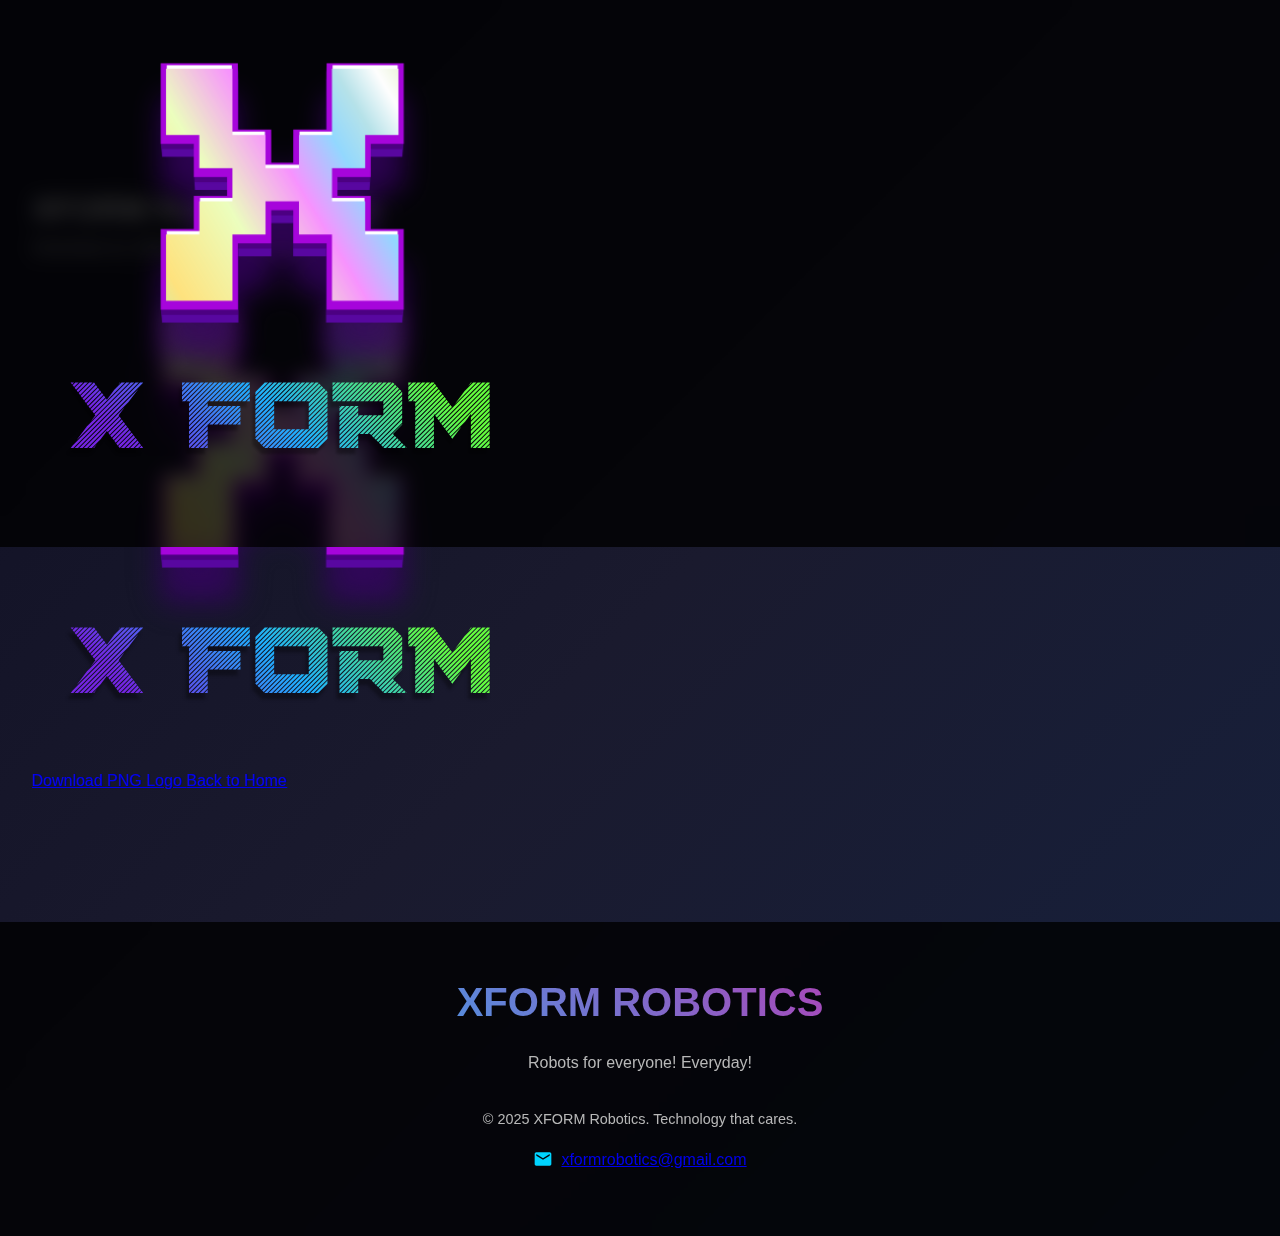
<file: logo/index.html>
<!DOCTYPE html>
<html lang="en">
<head>
  <meta charset="UTF-8">
  <title>XFORM Robotics Logo - Download</title>
  <meta name="viewport" content="width=device-width, initial-scale=1.0">
  <meta name="description" content="Download the official XFORM Robotics logo in PNG format.">
  <link rel="icon" type="image/x-icon" href="../favicon.ico">
  <link rel="icon" type="image/png" sizes="32x32" href="../favicon-32x32.png">
  <link rel="icon" type="image/png" sizes="16x16" href="../favicon-16x16.png">
  <link rel="stylesheet" href="../styles.css?v=13">
  
  <!-- Google tag (gtag.js) -->
  <script async src="https://www.googletagmanager.com/gtag/js?id=G-JSZGXM4QHM"></script>
  <script>
    window.dataLayer = window.dataLayer || [];
    function gtag(){dataLayer.push(arguments);}
    gtag('js', new Date());
    gtag('config', 'G-JSZGXM4QHM');
  </script>
</head>
<body>
  <!-- Header -->
  <header class="header">
    <div class="container">
      <div class="header-content">
        <a href="../index.html" class="logo" onclick="gtag('event', 'click', {'event_category': 'navigation', 'event_label': 'logo_home'});">
          <img src="../images/xform_logo.png" alt="XFORM ROBOTICS" class="logo-image">
        </a>
      </div>
    </div>
  </header>

  <!-- Logo Download Section -->
  <section class="logo-download-page" style="margin-top: 120px; padding: 4rem 0; min-height: 70vh;">
    <div class="container">
      <div class="logo-download-content">
        <h1>XFORM Robotics Logo</h1>
        <p class="logo-description">Download our official logo in PNG format</p>
        
        <div class="logo-preview">
          <img src="../images/xform_logo.png" alt="XFORM Robotics Logo" class="logo-preview-image">
        </div>
        
        <div class="logo-download-actions">
          <a href="../images/xform_logo.png" download="xform_logo.png" class="download-button" onclick="gtag('event', 'download', {'event_category': 'assets', 'event_label': 'logo_png_page'});">
            Download PNG Logo
          </a>
          <a href="../index.html" class="back-button" onclick="gtag('event', 'click', {'event_category': 'navigation', 'event_label': 'back_to_home'});">
            Back to Home
          </a>
        </div>
      </div>
    </div>
  </section>

  <!-- Footer -->
  <footer class="footer">
    <div class="container">
      <h2>XFORM ROBOTICS</h2>
      <p>Robots for everyone! Everyday!</p>
      <p class="copyright">&copy; 2025 XFORM Robotics. Technology that cares.</p>
      <p class="email">
        <svg class="gmail-icon" viewBox="0 0 24 24" fill="currentColor">
          <path d="M20 4H4c-1.1 0-1.99.9-1.99 2L2 18c0 1.1.9 2 2 2h16c1.1 0 2-.9 2-2V6c0-1.1-.9-2-2-2zm0 4l-8 5-8-5V6l8 5 8-5v2z"/>
        </svg>
        <a href="mailto:xformrobotics@gmail.com" onclick="gtag('event', 'click', {'event_category': 'contact', 'event_label': 'footer_email'});">xformrobotics@gmail.com</a>
      </p>
    </div>
  </footer>
</body>
</html>
</file>
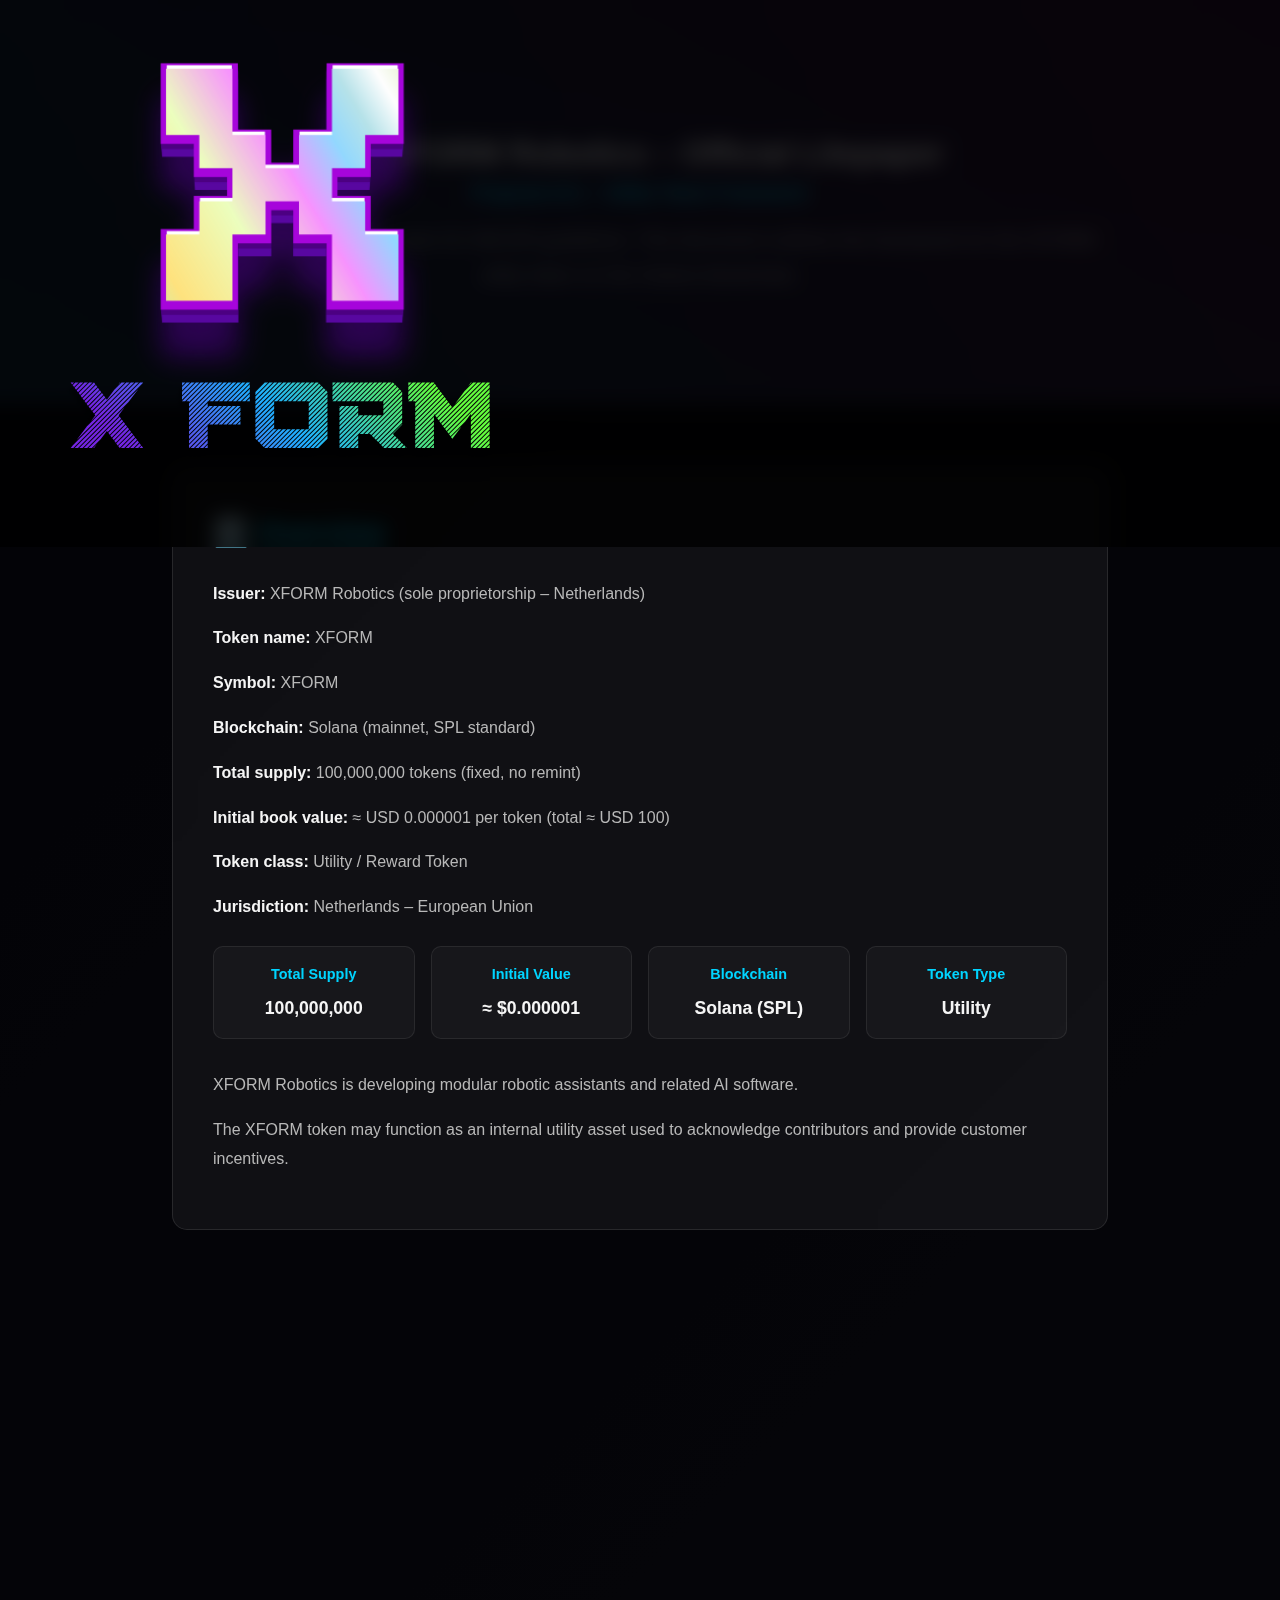
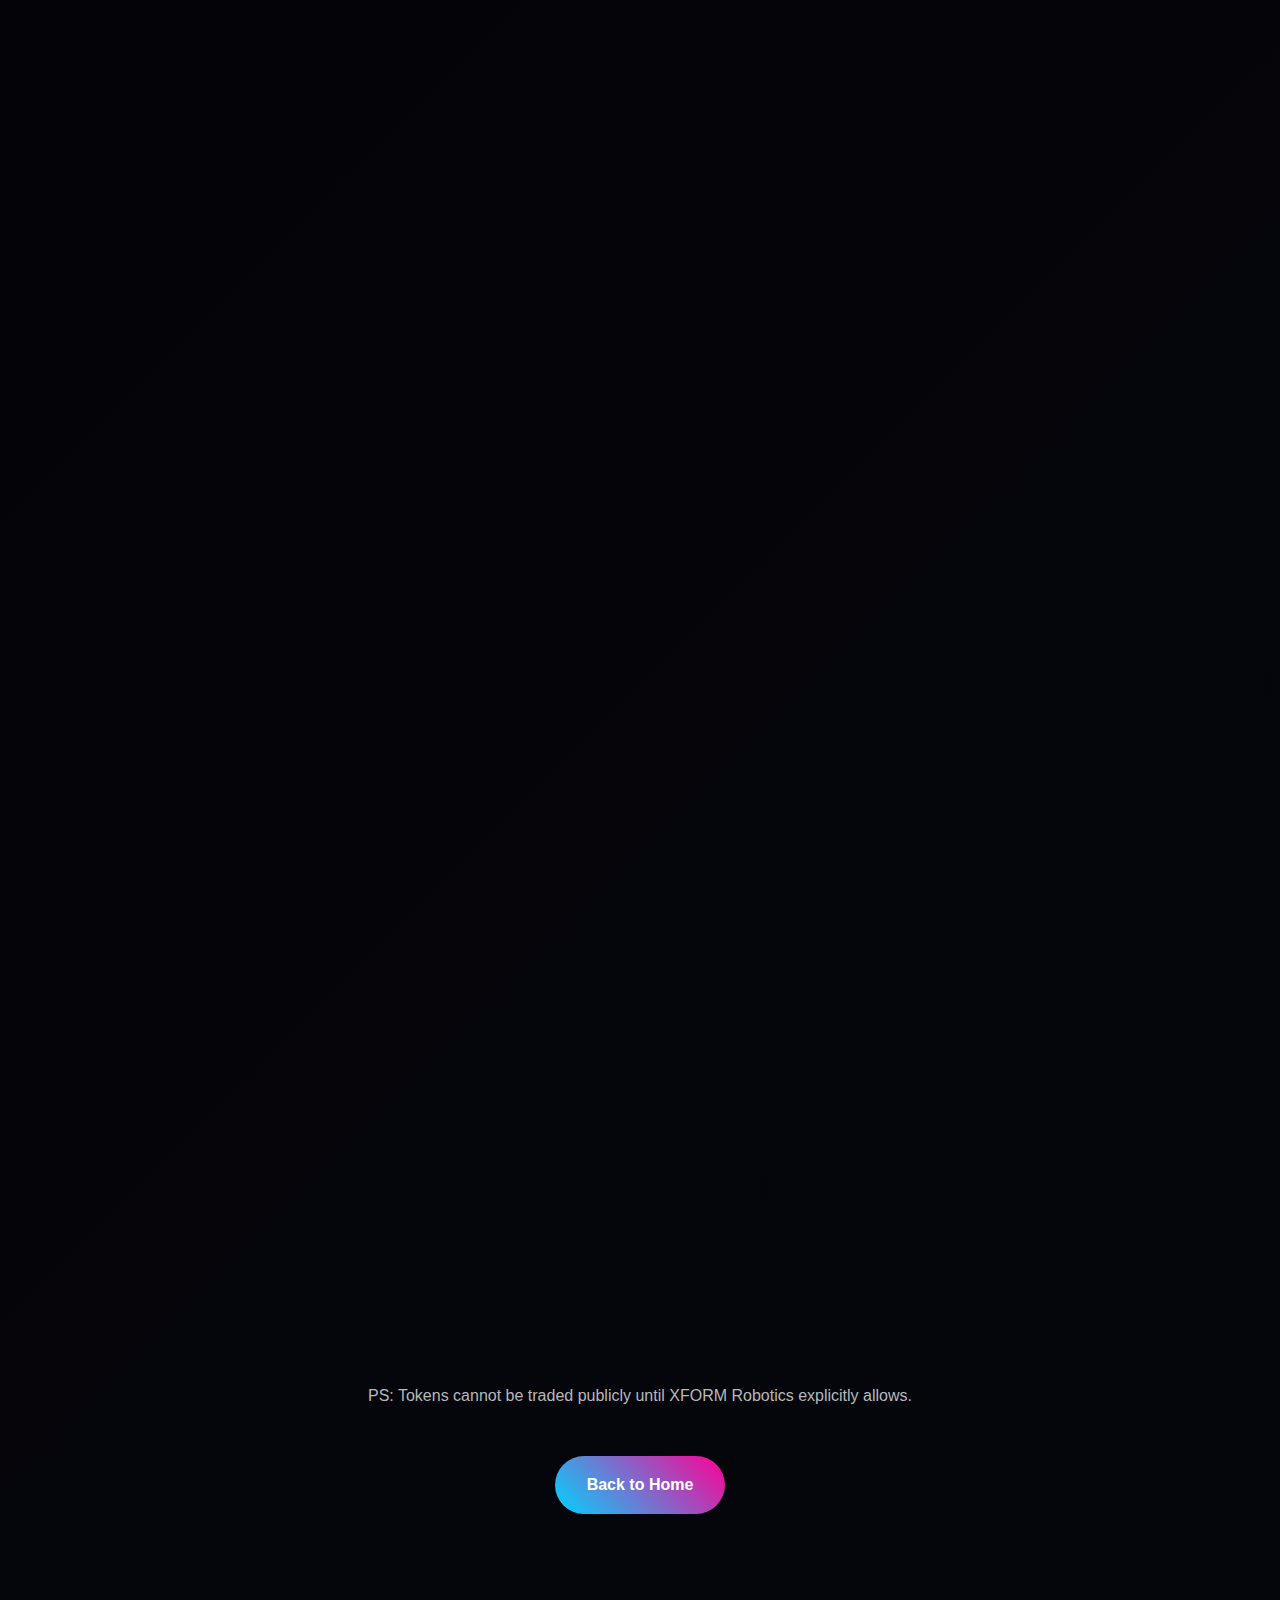
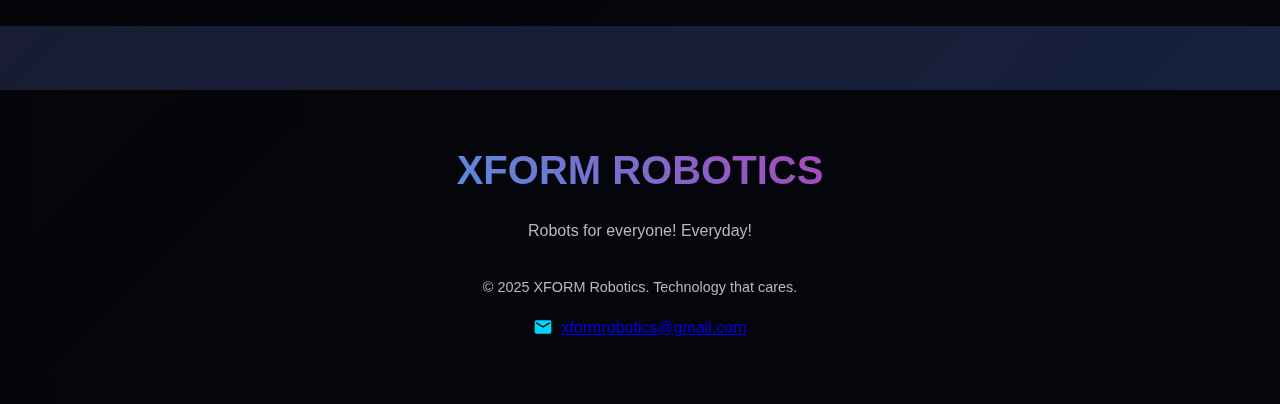
<file: xform-token/index.html>
<!DOCTYPE html>
<html lang="en">
<head>
  <meta charset="UTF-8">
  <title>XFORM Token - Official Litepaper | XFORM Robotics</title>
  <meta name="viewport" content="width=device-width, initial-scale=1.0">
  <meta name="description" content="XFORM Token Official Litepaper - Utility Token Framework prepared for disclosure under EU MiCAR guidelines.">
  <link rel="icon" type="image/x-icon" href="../favicon.ico">
  <link rel="icon" type="image/png" sizes="32x32" href="../favicon-32x32.png">
  <link rel="icon" type="image/png" sizes="16x16" href="../favicon-16x16.png">
  <link rel="stylesheet" href="../styles.css?v=13">
  
  <!-- Google tag (gtag.js) -->
  <script async src="https://www.googletagmanager.com/gtag/js?id=G-JSZGXM4QHM"></script>
  <script>
    window.dataLayer = window.dataLayer || [];
    function gtag(){dataLayer.push(arguments);}
    gtag('js', new Date());
    gtag('config', 'G-JSZGXM4QHM');
  </script>
  
  <style>
    /* Terms-specific styles */
    .terms-hero {
      padding: 8rem 0 4rem;
      text-align: center;
      background: linear-gradient(45deg, rgba(0, 212, 255, 0.1), rgba(255, 0, 150, 0.1));
    }
    
    .terms-container {
      max-width: 1000px;
      margin: 0 auto;
      padding: 0 2rem;
    }
    
    .terms-version {
      font-size: 1.1rem;
      color: #00d4ff;
      margin-bottom: 1rem;
      font-weight: 600;
    }
    
    .terms-intro {
      font-size: 1.2rem;
      color: #b8b8b8;
      line-height: 1.8;
      margin-bottom: 3rem;
      text-align: center;
    }
    
    .terms-section {
      background: rgba(255, 255, 255, 0.05);
      border: 1px solid rgba(255, 255, 255, 0.1);
      border-radius: 15px;
      padding: 2.5rem;
      margin-bottom: 2rem;
      backdrop-filter: blur(10px);
      transition: transform 0.3s ease, box-shadow 0.3s ease;
    }
    
    .terms-section:hover {
      transform: translateY(-3px);
      box-shadow: 0 10px 30px rgba(0, 212, 255, 0.15);
    }
    
    .terms-section h2 {
      font-size: 1.8rem;
      color: #00d4ff;
      margin-bottom: 1.5rem;
      text-align: left;
    }
    
    .terms-section h3 {
      font-size: 1.4rem;
      color: #ff0096;
      margin: 2rem 0 1rem 0;
      text-align: left;
    }
    
    .terms-section p {
      font-size: 1rem;
      color: #b8b8b8;
      line-height: 1.8;
      margin-bottom: 1rem;
    }
    
    .terms-section ul {
      list-style: none;
      margin: 1rem 0 1rem 1rem;
    }
    
    .terms-section li {
      padding: 0.6rem 0 0.6rem 1.5rem;
      color: #b8b8b8;
      position: relative;
      line-height: 1.7;
    }
    
    .terms-section li::before {
      content: "▶";
      color: #00d4ff;
      position: absolute;
      left: 0;
      top: 0.6rem;
    }
    
    .terms-section strong {
      color: #f5f5f5;
      font-weight: 600;
    }
    
    .highlight-box {
      background: rgba(0, 212, 255, 0.1);
      border-left: 4px solid #00d4ff;
      padding: 1.5rem;
      margin: 1.5rem 0;
      border-radius: 8px;
    }
    
    .highlight-box p {
      margin: 0;
      color: #f5f5f5;
    }
    
    .warning-box {
      background: rgba(255, 0, 150, 0.1);
      border-left: 4px solid #ff0096;
      padding: 1.5rem;
      margin: 1.5rem 0;
      border-radius: 8px;
    }
    
    .warning-box p {
      margin: 0;
      color: #f5f5f5;
    }
    
    .token-specs {
      display: grid;
      grid-template-columns: repeat(auto-fit, minmax(200px, 1fr));
      gap: 1rem;
      margin: 1.5rem 0;
    }
    
    .spec-item {
      background: rgba(255, 255, 255, 0.03);
      border: 1px solid rgba(255, 255, 255, 0.08);
      padding: 1rem;
      border-radius: 10px;
      text-align: center;
    }
    
    .spec-label {
      font-size: 0.9rem;
      color: #00d4ff;
      margin-bottom: 0.5rem;
      font-weight: 600;
    }
    
    .spec-value {
      font-size: 1.1rem;
      color: #f5f5f5;
      font-weight: 600;
    }
    
    .allocation-table {
      width: 100%;
      border-collapse: collapse;
      margin: 1.5rem 0;
      background: rgba(255, 255, 255, 0.03);
    }
    
    .allocation-table th,
    .allocation-table td {
      padding: 1rem;
      text-align: left;
      border-bottom: 1px solid rgba(255, 255, 255, 0.1);
    }
    
    .allocation-table th {
      color: #00d4ff;
      font-weight: 600;
      font-size: 1.1rem;
      background: rgba(0, 212, 255, 0.1);
    }
    
    .allocation-table td {
      color: #b8b8b8;
      line-height: 1.6;
    }
    
    .allocation-table tr:hover {
      background: rgba(255, 255, 255, 0.05);
    }
    
    .regulatory-table {
      width: 100%;
      border-collapse: collapse;
      margin: 1.5rem 0;
      background: rgba(255, 255, 255, 0.03);
    }
    
    .regulatory-table th,
    .regulatory-table td {
      padding: 1rem;
      text-align: left;
      border-bottom: 1px solid rgba(255, 255, 255, 0.1);
    }
    
    .regulatory-table th {
      color: #00d4ff;
      font-weight: 600;
      font-size: 1.1rem;
      background: rgba(0, 212, 255, 0.1);
      width: 40%;
    }
    
    .regulatory-table td {
      color: #b8b8b8;
      line-height: 1.6;
    }
    
    .regulatory-table tr:hover {
      background: rgba(255, 255, 255, 0.05);
    }
    
    .contact-box {
      background: linear-gradient(135deg, rgba(0, 212, 255, 0.1), rgba(255, 0, 150, 0.1));
      border: 1px solid rgba(255, 255, 255, 0.2);
      border-radius: 15px;
      padding: 2.5rem;
      text-align: center;
      margin: 3rem 0;
    }
    
    .contact-box h2 {
      color: #00d4ff;
      margin-bottom: 1.5rem;
    }
    
    .contact-box p {
      font-size: 1.1rem;
      color: #b8b8b8;
      margin: 0.5rem 0;
    }
    
    .contact-box a {
      color: #00d4ff;
      text-decoration: none;
      transition: color 0.3s ease;
    }
    
    .contact-box a:hover {
      color: #ff0096;
    }
    
    .summary-box {
      background: linear-gradient(135deg, rgba(0, 212, 255, 0.15), rgba(255, 0, 150, 0.15));
      border: 2px solid rgba(0, 212, 255, 0.3);
      border-radius: 15px;
      padding: 2.5rem;
      margin: 3rem 0;
    }
    
    .summary-box h2 {
      text-align: center;
      font-size: 2rem;
      color: #00d4ff;
      margin-bottom: 2rem;
    }
    
    .summary-box ul {
      list-style: none;
      margin: 0;
      padding: 0;
    }
    
    .summary-box li {
      padding: 1rem 0 1rem 2rem;
      color: #f5f5f5;
      font-size: 1.1rem;
      line-height: 1.8;
      position: relative;
    }
    
    .summary-box li::before {
      content: "✓";
      color: #00d4ff;
      position: absolute;
      left: 0;
      font-size: 1.5rem;
      font-weight: bold;
    }
    
    @media (max-width: 768px) {
      .terms-hero {
        padding: 6rem 0 3rem;
      }
      
      .terms-container {
        padding: 0 1rem;
      }
      
      .terms-section {
        padding: 1.5rem;
      }
      
      .terms-section h2 {
        font-size: 1.5rem;
      }
      
      .terms-section h3 {
        font-size: 1.2rem;
      }
      
      .token-specs {
        grid-template-columns: 1fr;
      }
      
      .allocation-table,
      .regulatory-table {
        font-size: 0.9rem;
      }
      
      .allocation-table th,
      .allocation-table td,
      .regulatory-table th,
      .regulatory-table td {
        padding: 0.8rem 0.5rem;
      }
      
      .allocation-table,
      .regulatory-table {
        display: block;
        overflow-x: auto;
      }
    }
  </style>
</head>
<body>
  <!-- Header -->
  <header class="header">
    <div class="container">
      <div class="header-content">
        <a href="../index.html" class="logo" onclick="gtag('event', 'click', {'event_category': 'navigation', 'event_label': 'logo_home'});">
          <img src="../images/xform_logo.png" alt="XFORM ROBOTICS" class="logo-image">
        </a>
      </div>
    </div>
  </header>

  <!-- Hero Section -->
  <section class="terms-hero">
    <div class="terms-container">
      <h1 class="fade-in">⚙️ XFORM Robotics – Official Litepaper</h1>
      <p class="terms-version fade-in">Proposal v0.1 – Utility Token Framework</p>
      <p class="terms-intro fade-in">
        Prepared for disclosure under EU MiCAR guidelines. 
        This document outlines the framework for the XFORM utility token on the Solana blockchain.
      </p>
    </div>
  </section>

  <!-- Main Content -->
  <section style="padding: 4rem 0; background: rgba(0, 0, 0, 0.8);">
    <div class="terms-container">
      
      <!-- Overview -->
      <div class="terms-section fade-in">
        <h2>1️⃣ Overview</h2>
        <p><strong>Issuer:</strong> XFORM Robotics (sole proprietorship – Netherlands)</p>
        <p><strong>Token name:</strong> XFORM</p>
        <p><strong>Symbol:</strong> XFORM</p>
        <p><strong>Blockchain:</strong> Solana (mainnet, SPL standard)</p>
        <p><strong>Total supply:</strong> 100,000,000 tokens (fixed, no remint)</p>
        <p><strong>Initial book value:</strong> ≈ USD 0.000001 per token (total ≈ USD 100)</p>
        <p><strong>Token class:</strong> Utility / Reward Token</p>
        <p><strong>Jurisdiction:</strong> Netherlands – European Union</p>
        
        <div class="token-specs">
          <div class="spec-item">
            <div class="spec-label">Total Supply</div>
            <div class="spec-value">100,000,000</div>
          </div>
          <div class="spec-item">
            <div class="spec-label">Initial Value</div>
            <div class="spec-value">≈ $0.000001</div>
          </div>
          <div class="spec-item">
            <div class="spec-label">Blockchain</div>
            <div class="spec-value">Solana (SPL)</div>
          </div>
          <div class="spec-item">
            <div class="spec-label">Token Type</div>
            <div class="spec-value">Utility</div>
          </div>
        </div>
        
        <p style="margin-top: 2rem;">XFORM Robotics is developing modular robotic assistants and related AI software.</p>
        <p>The XFORM token may function as an internal utility asset used to acknowledge contributors and provide customer incentives.</p>
      </div>

      <!-- Purpose -->
      <div class="terms-section fade-in">
        <h2>2️⃣ Purpose</h2>
        <p>The XFORM token exists to:</p>
        <ul>
          <li>Can be used for early access to goods and services.</li>
        </ul>
        
        <div class="warning-box">
          <p><strong>Important:</strong> It is not equity, debt, or a financial instrument promising profit. Any future value may fluctuate only according to user demand for XFORM products and services.</p>
        </div>
      </div>

      <!-- Risk Disclosure -->
      <div class="terms-section fade-in">
        <h2>3️⃣ Risk Disclosure</h2>
        <div class="warning-box">
          <p><strong>Important Risk Notice:</strong> XFORM tokens have no market value, and cannot be traded publicly until explicitly allowed and communicated by XFORM Robotics.</p>
        </div>
        <ul>
          <li>Tokens cannot substitute for legal tender.</li>
          <li>Regulatory interpretations may evolve under MiCAR; the issuer will adapt filings accordingly.</li>
          <li>Security of private wallets remains the responsibility of holders.</li>
        </ul>
      </div>

      <!-- Contact -->
      <div class="contact-box fade-in">
        <h2>4️⃣ Contact</h2>
        <p><strong>Issuer:</strong> XFORM Robotics</p>
        <p><strong>Registered in:</strong> Netherlands</p>
        <p><strong>Contact email:</strong> <a href="mailto:xformrobotics@gmail.com">xformrobotics@gmail.com</a></p>
        <p><strong>Website:</strong> <a href="https://www.xformrobotics.com/xform-token" target="_blank">www.xformrobotics.com/xform-token</a></p>
      </div>

      <!-- Summary -->
      <div class="summary-box fade-in">
        <h2>5️⃣ Summary</h2>
        <ul>
          <li>Fixed 100M token supply (~USD 100 nominal book value).</li>
          <li>Utility token only – no profit rights.</li>
          <li>Transparent on-chain accounting and multi-sig treasury.</li>
          <li>Value driven solely by real use of XFORM products and services.</li>
        </ul>
      </div>

      <p style="text-align:center; margin-top:2rem; color:#b8b8b8;">PS: Tokens cannot be traded publicly until XFORM Robotics explicitly allows.</p>

      <!-- Back to Home -->
      <div style="text-align: center; margin: 3rem 0;">
        <a href="../index.html" class="cta-button">Back to Home</a>
      </div>

    </div>
  </section>

  <!-- Footer -->
  <footer class="footer">
    <div class="container">
      <h2>XFORM ROBOTICS</h2>
      <p>Robots for everyone! Everyday!</p>
      <p class="copyright">&copy; 2025 XFORM Robotics. Technology that cares.</p>
      <p class="email">
        <svg class="gmail-icon" viewBox="0 0 24 24" fill="currentColor">
          <path d="M20 4H4c-1.1 0-1.99.9-1.99 2L2 18c0 1.1.9 2 2 2h16c1.1 0 2-.9 2-2V6c0-1.1-.9-2-2-2zm0 4l-8 5-8-5V6l8 5 8-5v2z"/>
        </svg>
        <a href="mailto:xformrobotics@gmail.com" onclick="gtag('event', 'click', {'event_category': 'contact', 'event_label': 'footer_email'});">xformrobotics@gmail.com</a>
      </p>
    </div>
  </footer>
  
  <!-- Fade in animations -->
  <script>
    // Fade in animations
    const fadeElements = document.querySelectorAll('.fade-in');
    const fadeObserver = new IntersectionObserver((entries) => {
      entries.forEach(entry => {
        if (entry.isIntersecting) {
          entry.target.style.opacity = '1';
          entry.target.style.transform = 'translateY(0)';
        }
      });
    }, { threshold: 0.1 });
    
    fadeElements.forEach(el => {
      el.style.opacity = '0';
      el.style.transform = 'translateY(30px)';
      el.style.transition = 'opacity 0.6s ease, transform 0.6s ease';
      fadeObserver.observe(el);
    });
    
    // Track page view
    gtag('event', 'page_view', {
      'page_title': 'XFORM Token Official Litepaper',
      'page_location': window.location.href,
      'page_path': window.location.pathname
    });
  </script>
</body>
</html>
</file>
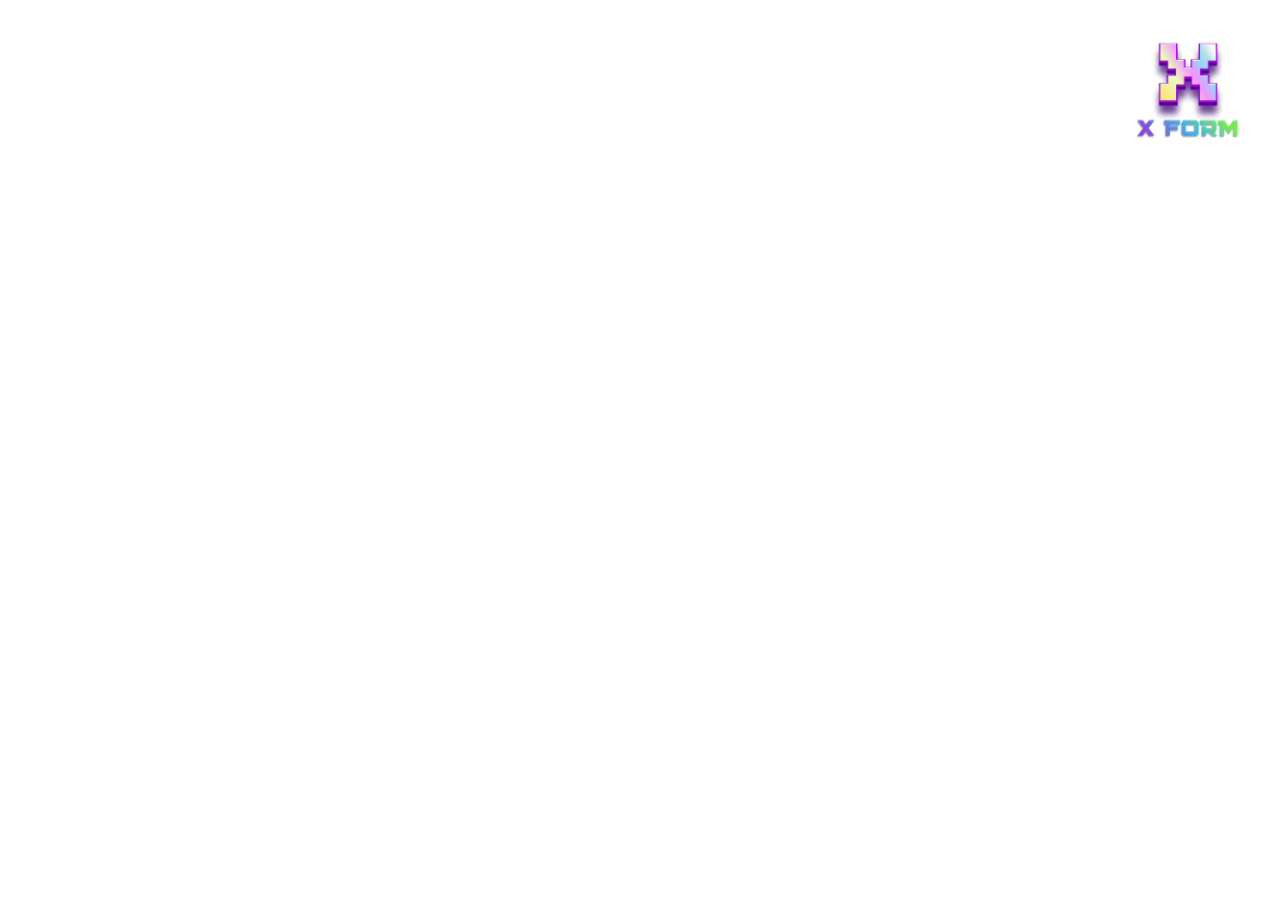
<file: xform/logo/index.html>
<!DOCTYPE html>
<html lang="en">
<head>
  <meta charset="UTF-8" />
  <meta name="viewport" content="width=device-width, initial-scale=1.0" />
  <title>XFORM Robotics Logo</title>
  <style>
    * {
      box-sizing: border-box;
      margin: 0;
      padding: 0;
    }
    body {
      background: #ffffff;
      min-height: 100vh;
      font-family: 'Sora', 'Inter', -apple-system, BlinkMacSystemFont, 'Segoe UI', sans-serif;
      display: flex;
      justify-content: flex-end;
      align-items: flex-start;
      padding: 2rem;
    }
    img {
      width: 120px;
      height: auto;
    }
    @media (max-width: 480px) {
      body {
        padding: 1rem;
      }
      img {
        width: 90px;
      }
    }
  </style>
</head>
<body>
  <img src="../../images/xform_logo.png" alt="XFORM Robotics Logo" />
</body>
</html>
</file>
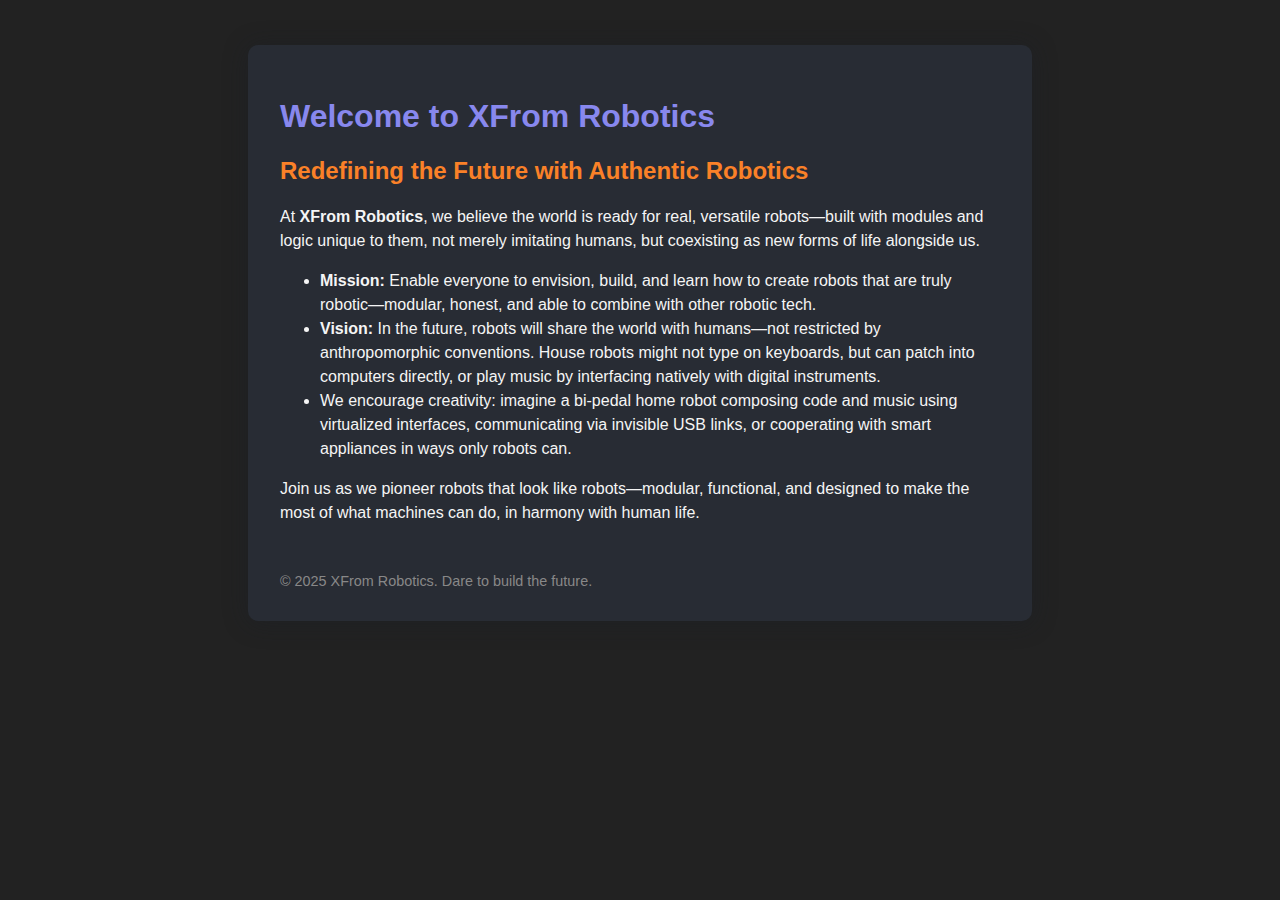
<file: index_v1[Aug25].html>
<!DOCTYPE html>
<html lang="en">
<head>
  <meta charset="UTF-8">
  <title>XFrom Robotics – Welcome</title>
  <meta name="viewport" content="width=device-width, initial-scale=1.0">
  <style>
    body { font-family: 'Segoe UI', Tahoma, Geneva, Verdana, sans-serif; background: #222; color: #f5f5f5; margin: 0; }
    .container { max-width: 720px; margin: 5vh auto; padding: 2rem; background: #282c34; border-radius: 10px; box-shadow: 0 2px 24px rgba(25,30,40,0.4);}
    h1 { color: #88e; }
    h2 { color: #fa8128; }
    p, li { line-height: 1.5; }
    .footer { margin-top: 3rem; font-size: 0.9em; color: #888; }
  </style>
</head>  
<body>
  <div class="container">
    <h1>Welcome to XFrom Robotics</h1>
    <h2>Redefining the Future with Authentic Robotics</h2>
    <p>
      At <b>XFrom Robotics</b>, we believe the world is ready for real, versatile robots—built with modules and logic unique to them, not merely imitating humans, but coexisting as new forms of life alongside us.
    </p>
    <ul>
      <li><b>Mission:</b> Enable everyone to envision, build, and learn how to create robots that are truly robotic—modular, honest, and able to combine with other robotic tech.</li>
      <li><b>Vision:</b> In the future, robots will share the world with humans—not restricted by anthropomorphic conventions. House robots might not type on keyboards, but can patch into computers directly, or play music by interfacing natively with digital instruments.</li>
      <li>We encourage creativity: imagine a bi-pedal home robot composing code and music using virtualized interfaces, communicating via invisible USB links, or cooperating with smart appliances in ways only robots can.</li>
    </ul>
    <p>
      Join us as we pioneer robots that look like robots—modular, functional, and designed to make the most of what machines can do, in harmony with human life.
    </p>
    <div class="footer">
      &copy; 2025 XFrom Robotics. Dare to build the future.
    </div>
  </div>
</body>
</html>
</file>
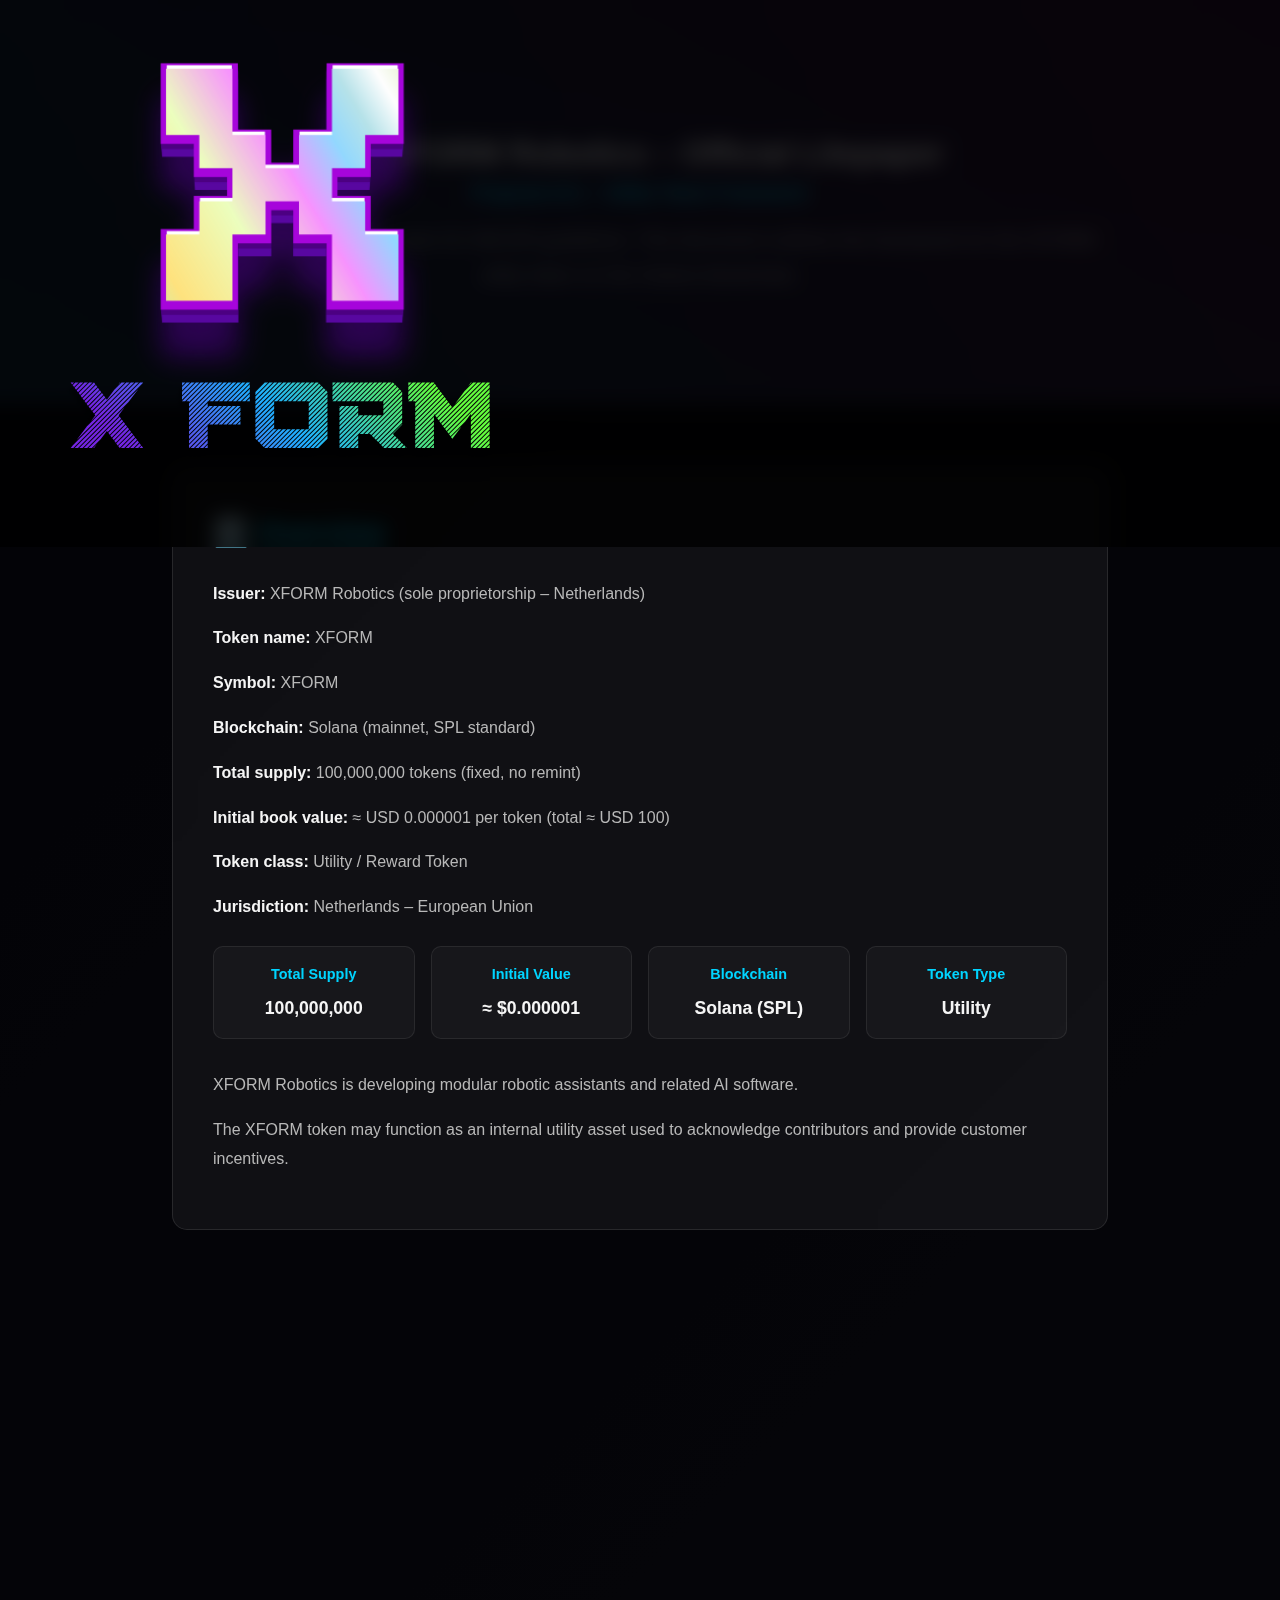
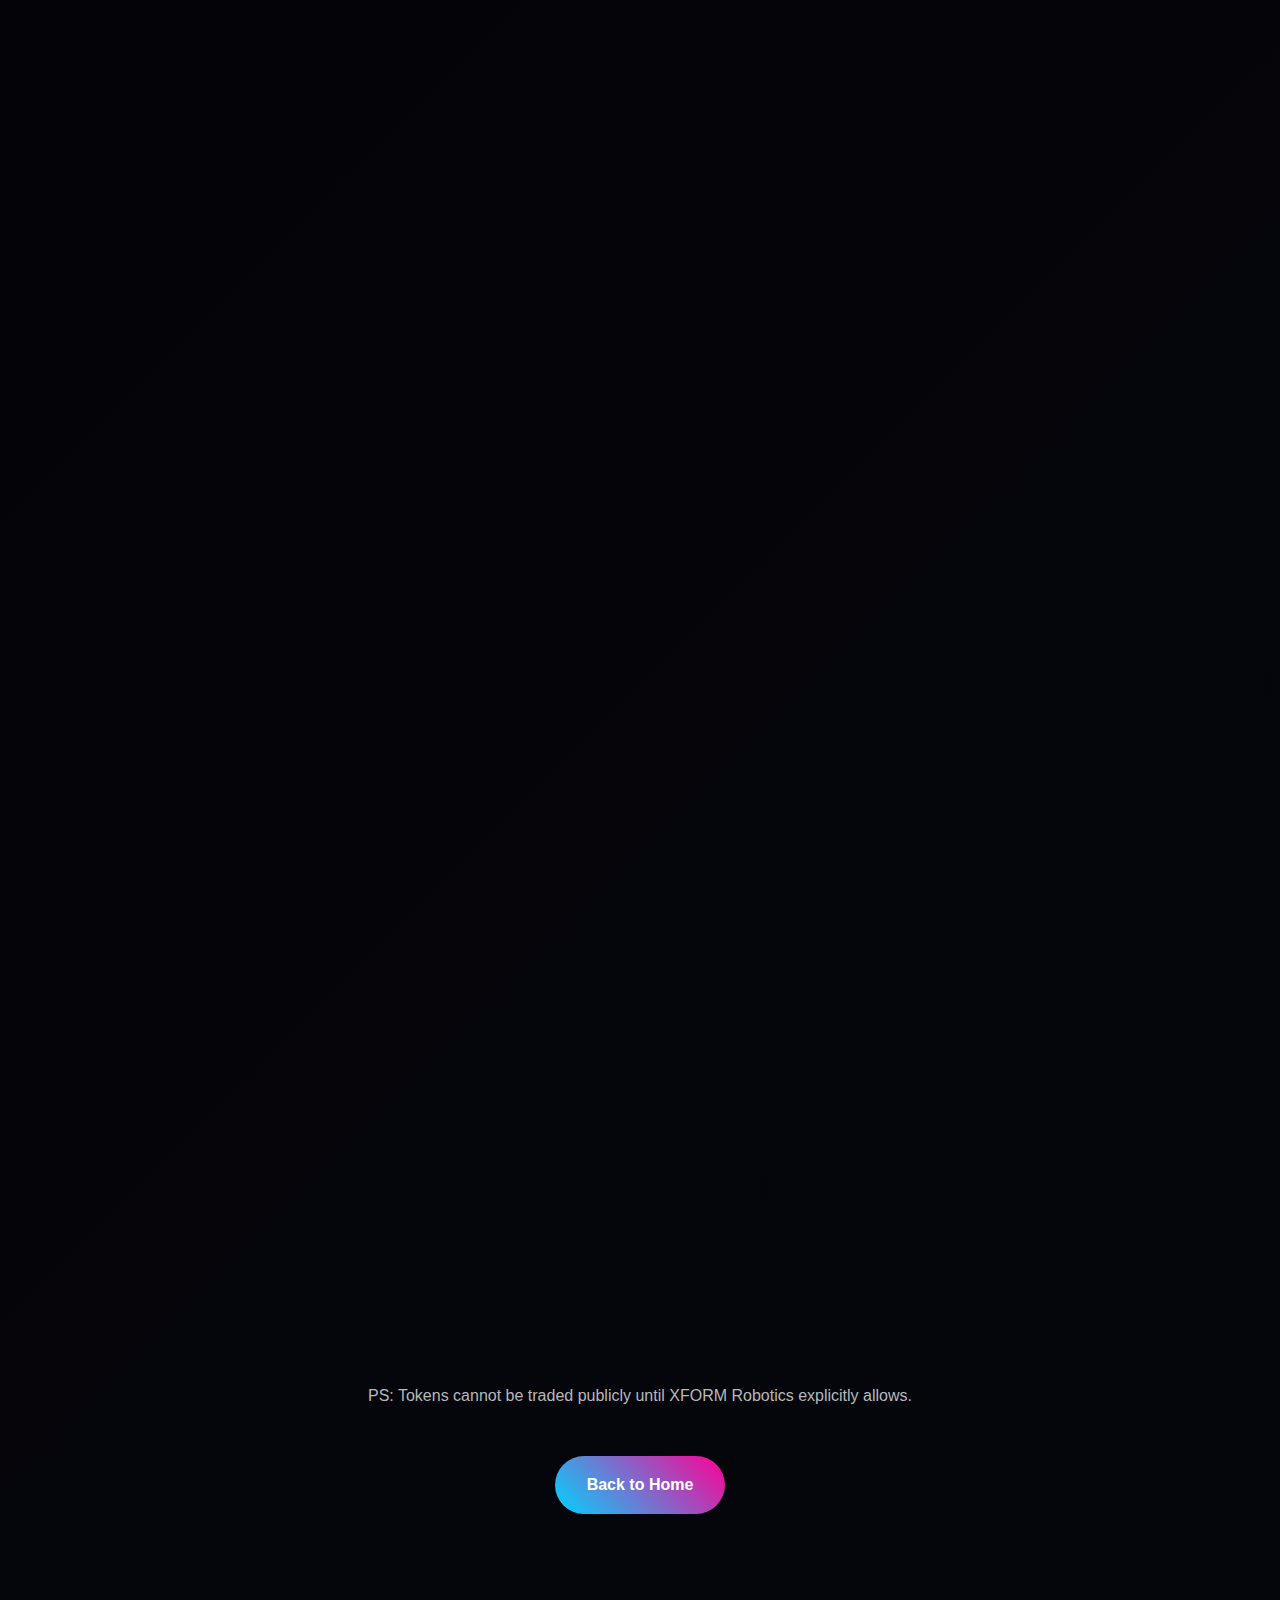
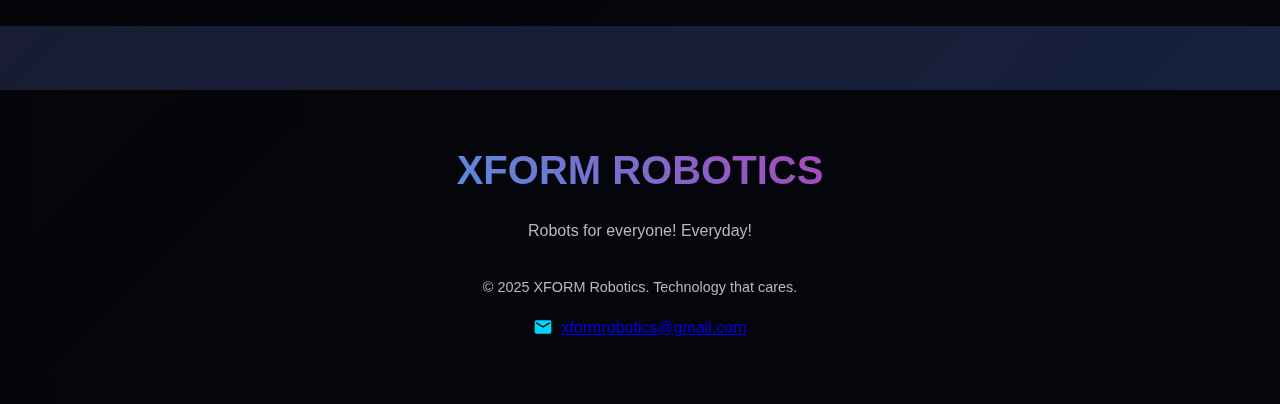
<file: xform-token-terms.html>
<!DOCTYPE html>
<html lang="en">
<head>
  <meta charset="UTF-8">
  <title>XFORM Token - Official Litepaper | XFORM Robotics</title>
  <meta name="viewport" content="width=device-width, initial-scale=1.0">
  <meta name="description" content="XFORM Token Official Litepaper - Utility Token Framework prepared for disclosure under EU MiCAR guidelines.">
  <link rel="icon" type="image/x-icon" href="favicon.ico">
  <link rel="icon" type="image/png" sizes="32x32" href="favicon-32x32.png">
  <link rel="icon" type="image/png" sizes="16x16" href="favicon-16x16.png">
  <link rel="stylesheet" href="styles.css?v=13">
  
  <!-- Google tag (gtag.js) -->
  <script async src="https://www.googletagmanager.com/gtag/js?id=G-JSZGXM4QHM"></script>
  <script>
    window.dataLayer = window.dataLayer || [];
    function gtag(){dataLayer.push(arguments);}
    gtag('js', new Date());
    gtag('config', 'G-JSZGXM4QHM');
  </script>
  
  <style>
    /* Terms-specific styles */
    .terms-hero {
      padding: 8rem 0 4rem;
      text-align: center;
      background: linear-gradient(45deg, rgba(0, 212, 255, 0.1), rgba(255, 0, 150, 0.1));
    }
    
    .terms-container {
      max-width: 1000px;
      margin: 0 auto;
      padding: 0 2rem;
    }
    
    .terms-version {
      font-size: 1.1rem;
      color: #00d4ff;
      margin-bottom: 1rem;
      font-weight: 600;
    }
    
    .terms-intro {
      font-size: 1.2rem;
      color: #b8b8b8;
      line-height: 1.8;
      margin-bottom: 3rem;
      text-align: center;
    }
    
    .terms-section {
      background: rgba(255, 255, 255, 0.05);
      border: 1px solid rgba(255, 255, 255, 0.1);
      border-radius: 15px;
      padding: 2.5rem;
      margin-bottom: 2rem;
      backdrop-filter: blur(10px);
      transition: transform 0.3s ease, box-shadow 0.3s ease;
    }
    
    .terms-section:hover {
      transform: translateY(-3px);
      box-shadow: 0 10px 30px rgba(0, 212, 255, 0.15);
    }
    
    .terms-section h2 {
      font-size: 1.8rem;
      color: #00d4ff;
      margin-bottom: 1.5rem;
      text-align: left;
    }
    
    .terms-section h3 {
      font-size: 1.4rem;
      color: #ff0096;
      margin: 2rem 0 1rem 0;
      text-align: left;
    }
    
    .terms-section p {
      font-size: 1rem;
      color: #b8b8b8;
      line-height: 1.8;
      margin-bottom: 1rem;
    }
    
    .terms-section ul {
      list-style: none;
      margin: 1rem 0 1rem 1rem;
    }
    
    .terms-section li {
      padding: 0.6rem 0 0.6rem 1.5rem;
      color: #b8b8b8;
      position: relative;
      line-height: 1.7;
    }
    
    .terms-section li::before {
      content: "▶";
      color: #00d4ff;
      position: absolute;
      left: 0;
      top: 0.6rem;
    }
    
    .terms-section strong {
      color: #f5f5f5;
      font-weight: 600;
    }
    
    .highlight-box {
      background: rgba(0, 212, 255, 0.1);
      border-left: 4px solid #00d4ff;
      padding: 1.5rem;
      margin: 1.5rem 0;
      border-radius: 8px;
    }
    
    .highlight-box p {
      margin: 0;
      color: #f5f5f5;
    }
    
    .warning-box {
      background: rgba(255, 0, 150, 0.1);
      border-left: 4px solid #ff0096;
      padding: 1.5rem;
      margin: 1.5rem 0;
      border-radius: 8px;
    }
    
    .warning-box p {
      margin: 0;
      color: #f5f5f5;
    }
    
    .token-specs {
      display: grid;
      grid-template-columns: repeat(auto-fit, minmax(200px, 1fr));
      gap: 1rem;
      margin: 1.5rem 0;
    }
    
    .spec-item {
      background: rgba(255, 255, 255, 0.03);
      border: 1px solid rgba(255, 255, 255, 0.08);
      padding: 1rem;
      border-radius: 10px;
      text-align: center;
    }
    
    .spec-label {
      font-size: 0.9rem;
      color: #00d4ff;
      margin-bottom: 0.5rem;
      font-weight: 600;
    }
    
    .spec-value {
      font-size: 1.1rem;
      color: #f5f5f5;
      font-weight: 600;
    }
    
    .allocation-table {
      width: 100%;
      border-collapse: collapse;
      margin: 1.5rem 0;
      background: rgba(255, 255, 255, 0.03);
    }
    
    .allocation-table th,
    .allocation-table td {
      padding: 1rem;
      text-align: left;
      border-bottom: 1px solid rgba(255, 255, 255, 0.1);
    }
    
    .allocation-table th {
      color: #00d4ff;
      font-weight: 600;
      font-size: 1.1rem;
      background: rgba(0, 212, 255, 0.1);
    }
    
    .allocation-table td {
      color: #b8b8b8;
      line-height: 1.6;
    }
    
    .allocation-table tr:hover {
      background: rgba(255, 255, 255, 0.05);
    }
    
    .regulatory-table {
      width: 100%;
      border-collapse: collapse;
      margin: 1.5rem 0;
      background: rgba(255, 255, 255, 0.03);
    }
    
    .regulatory-table th,
    .regulatory-table td {
      padding: 1rem;
      text-align: left;
      border-bottom: 1px solid rgba(255, 255, 255, 0.1);
    }
    
    .regulatory-table th {
      color: #00d4ff;
      font-weight: 600;
      font-size: 1.1rem;
      background: rgba(0, 212, 255, 0.1);
      width: 40%;
    }
    
    .regulatory-table td {
      color: #b8b8b8;
      line-height: 1.6;
    }
    
    .regulatory-table tr:hover {
      background: rgba(255, 255, 255, 0.05);
    }
    
    .contact-box {
      background: linear-gradient(135deg, rgba(0, 212, 255, 0.1), rgba(255, 0, 150, 0.1));
      border: 1px solid rgba(255, 255, 255, 0.2);
      border-radius: 15px;
      padding: 2.5rem;
      text-align: center;
      margin: 3rem 0;
    }
    
    .contact-box h2 {
      color: #00d4ff;
      margin-bottom: 1.5rem;
    }
    
    .contact-box p {
      font-size: 1.1rem;
      color: #b8b8b8;
      margin: 0.5rem 0;
    }
    
    .contact-box a {
      color: #00d4ff;
      text-decoration: none;
      transition: color 0.3s ease;
    }
    
    .contact-box a:hover {
      color: #ff0096;
    }
    
    .summary-box {
      background: linear-gradient(135deg, rgba(0, 212, 255, 0.15), rgba(255, 0, 150, 0.15));
      border: 2px solid rgba(0, 212, 255, 0.3);
      border-radius: 15px;
      padding: 2.5rem;
      margin: 3rem 0;
    }
    
    .summary-box h2 {
      text-align: center;
      font-size: 2rem;
      color: #00d4ff;
      margin-bottom: 2rem;
    }
    
    .summary-box ul {
      list-style: none;
      margin: 0;
      padding: 0;
    }
    
    .summary-box li {
      padding: 1rem 0 1rem 2rem;
      color: #f5f5f5;
      font-size: 1.1rem;
      line-height: 1.8;
      position: relative;
    }
    
    .summary-box li::before {
      content: "✓";
      color: #00d4ff;
      position: absolute;
      left: 0;
      font-size: 1.5rem;
      font-weight: bold;
    }
    
    @media (max-width: 768px) {
      .terms-hero {
        padding: 6rem 0 3rem;
      }
      
      .terms-container {
        padding: 0 1rem;
      }
      
      .terms-section {
        padding: 1.5rem;
      }
      
      .terms-section h2 {
        font-size: 1.5rem;
      }
      
      .terms-section h3 {
        font-size: 1.2rem;
      }
      
      .token-specs {
        grid-template-columns: 1fr;
      }
      
      .allocation-table,
      .regulatory-table {
        font-size: 0.9rem;
      }
      
      .allocation-table th,
      .allocation-table td,
      .regulatory-table th,
      .regulatory-table td {
        padding: 0.8rem 0.5rem;
      }
      
      .allocation-table,
      .regulatory-table {
        display: block;
        overflow-x: auto;
      }
    }
  </style>
</head>
<body>
  <!-- Header -->
  <header class="header">
    <div class="container">
      <div class="header-content">
        <a href="index.html" class="logo" onclick="gtag('event', 'click', {'event_category': 'navigation', 'event_label': 'logo_home'});">
          <img src="images/xform_logo.png" alt="XFORM ROBOTICS" class="logo-image">
        </a>
      </div>
    </div>
  </header>

  <!-- Hero Section -->
  <section class="terms-hero">
    <div class="terms-container">
      <h1 class="fade-in">⚙️ XFORM Robotics – Official Litepaper</h1>
      <p class="terms-version fade-in">Proposal v0.1 – Utility Token Framework</p>
      <p class="terms-intro fade-in">
        Prepared for disclosure under EU MiCAR guidelines. 
        This document outlines the framework for the XFORM utility token on the Solana blockchain.
      </p>
    </div>
  </section>

  <!-- Main Content -->
  <section style="padding: 4rem 0; background: rgba(0, 0, 0, 0.8);">
    <div class="terms-container">
      
      <!-- Overview -->
      <div class="terms-section fade-in">
        <h2>1️⃣ Overview</h2>
        <p><strong>Issuer:</strong> XFORM Robotics (sole proprietorship – Netherlands)</p>
        <p><strong>Token name:</strong> XFORM</p>
        <p><strong>Symbol:</strong> XFORM</p>
        <p><strong>Blockchain:</strong> Solana (mainnet, SPL standard)</p>
        <p><strong>Total supply:</strong> 100,000,000 tokens (fixed, no remint)</p>
        <p><strong>Initial book value:</strong> ≈ USD 0.000001 per token (total ≈ USD 100)</p>
        <p><strong>Token class:</strong> Utility / Reward Token</p>
        <p><strong>Jurisdiction:</strong> Netherlands – European Union</p>
        
        <div class="token-specs">
          <div class="spec-item">
            <div class="spec-label">Total Supply</div>
            <div class="spec-value">100,000,000</div>
          </div>
          <div class="spec-item">
            <div class="spec-label">Initial Value</div>
            <div class="spec-value">≈ $0.000001</div>
          </div>
          <div class="spec-item">
            <div class="spec-label">Blockchain</div>
            <div class="spec-value">Solana (SPL)</div>
          </div>
          <div class="spec-item">
            <div class="spec-label">Token Type</div>
            <div class="spec-value">Utility</div>
          </div>
        </div>
        
        <p style="margin-top: 2rem;">XFORM Robotics is developing modular robotic assistants and related AI software.</p>
        <p>The XFORM token may function as an internal utility asset used to acknowledge contributors and provide customer incentives.</p>
      </div>

      <!-- Purpose -->
      <div class="terms-section fade-in">
        <h2>2️⃣ Purpose</h2>
        <p>The XFORM token exists to:</p>
        <ul>
          <li>Can be used for early access to goods and services.</li>
        </ul>
        
        <div class="warning-box">
          <p><strong>Important:</strong> It is not equity, debt, or a financial instrument promising profit. Any future value may fluctuate only according to user demand for XFORM products and services.</p>
        </div>
      </div>

      <!-- Risk Disclosure -->
      <div class="terms-section fade-in">
        <h2>3️⃣ Risk Disclosure</h2>
        <div class="warning-box">
          <p><strong>Important Risk Notice:</strong> XFORM tokens have no market value, and cannot be traded publicly until explicitly allowed and communicated by XFORM Robotics.</p>
        </div>
        <ul>
          <li>Tokens cannot substitute for legal tender.</li>
          <li>Regulatory interpretations may evolve under MiCAR; the issuer will adapt filings accordingly.</li>
          <li>Security of private wallets remains the responsibility of holders.</li>
        </ul>
      </div>

      <!-- Contact -->
      <div class="contact-box fade-in">
        <h2>4️⃣ Contact</h2>
        <p><strong>Issuer:</strong> XFORM Robotics</p>
        <p><strong>Registered in:</strong> Netherlands</p>
        <p><strong>Contact email:</strong> <a href="mailto:xformrobotics@gmail.com">xformrobotics@gmail.com</a></p>
        <p><strong>Website:</strong> <a href="https://www.xformrobotics.com/xform-token" target="_blank">www.xformrobotics.com/xform-token</a></p>
      </div>

      <!-- Summary -->
      <div class="summary-box fade-in">
        <h2>5️⃣ Summary</h2>
        <ul>
          <li>Fixed 100M token supply (~USD 100 nominal book value).</li>
          <li>Utility token only – no profit rights.</li>
          <li>Transparent on-chain accounting and multi-sig treasury.</li>
          <li>Value driven solely by real use of XFORM products and services.</li>
        </ul>
      </div>

      <p style="text-align:center; margin-top:2rem; color:#b8b8b8;">PS: Tokens cannot be traded publicly until XFORM Robotics explicitly allows.</p>

      <!-- Back to Home -->
      <div style="text-align: center; margin: 3rem 0;">
        <a href="index.html" class="cta-button">Back to Home</a>
      </div>

    </div>
  </section>

  <!-- Footer -->
  <footer class="footer">
    <div class="container">
      <h2>XFORM ROBOTICS</h2>
      <p>Robots for everyone! Everyday!</p>
      <p class="copyright">&copy; 2025 XFORM Robotics. Technology that cares.</p>
      <p class="email">
        <svg class="gmail-icon" viewBox="0 0 24 24" fill="currentColor">
          <path d="M20 4H4c-1.1 0-1.99.9-1.99 2L2 18c0 1.1.9 2 2 2h16c1.1 0 2-.9 2-2V6c0-1.1-.9-2-2-2zm0 4l-8 5-8-5V6l8 5 8-5v2z"/>
        </svg>
        <a href="mailto:xformrobotics@gmail.com" onclick="gtag('event', 'click', {'event_category': 'contact', 'event_label': 'footer_email'});">xformrobotics@gmail.com</a>
      </p>
    </div>
  </footer>
  
  <!-- Fade in animations -->
  <script>
    // Fade in animations
    const fadeElements = document.querySelectorAll('.fade-in');
    const fadeObserver = new IntersectionObserver((entries) => {
      entries.forEach(entry => {
        if (entry.isIntersecting) {
          entry.target.style.opacity = '1';
          entry.target.style.transform = 'translateY(0)';
        }
      });
    }, { threshold: 0.1 });
    
    fadeElements.forEach(el => {
      el.style.opacity = '0';
      el.style.transform = 'translateY(30px)';
      el.style.transition = 'opacity 0.6s ease, transform 0.6s ease';
      fadeObserver.observe(el);
    });
    
    // Track page view
    gtag('event', 'page_view', {
      'page_title': 'XFORM Token Official Litepaper',
      'page_location': window.location.href,
      'page_path': window.location.pathname
    });
  </script>
</body>
</html>
</file>
<file: styles.css>
* {
  margin: 0;
  padding: 0;
  box-sizing: border-box;
}

body {
  font-family: 'Segoe UI', Tahoma, Geneva, Verdana, sans-serif;
  background: linear-gradient(135deg, #0f0f23 0%, #1a1a2e 50%, #16213e 100%);
  color: #f5f5f5;
  line-height: 1.6;
  overflow-x: hidden;
  min-height: 100vh;
}

.container {
  max-width: 1200px;
  margin: 0 auto;
  padding: 0 2rem;
}

/* Header */
.header {
  background: rgba(0, 0, 0, 0.8);
  backdrop-filter: blur(10px);
  position: fixed;
  top: 0;
  width: 100%;
  z-index: 1000;
  padding: 1rem 0;
}

.header-content {
  display: flex;
  justify-content: space-between;
  align-items: center;
}

.logo {
  font-size: 2rem;
  font-weight: bold;
  color: #00d4ff;
  text-decoration: none;
}

.nav-links {
  display: flex;
  gap: 2rem;
}

.nav-links a {
  color: #f5f5f5;
  text-decoration: none;
  transition: color 0.3s ease;
}

.nav-links a:hover {
  color: #00d4ff;
}

/* Product Launch Banner */
.product-banner {
  background: linear-gradient(135deg, #00d4ff 0%, #ff0096 100%);
  padding: 0.8rem 0;
  text-align: center;
  position: relative;
  overflow: hidden;
  margin-top: 100px; /* Increased margin to account for fixed header */
  z-index: 999; /* Just below header z-index */
}

.banner-layout {
  display: flex;
  align-items: center;
  justify-content: center;
  gap: 1rem;
}

.banner-text {
  text-align: center;
  flex: 1;
}

.banner-robo-image {
  width: 144px;
  height: 144px;
  object-fit: cover;
  border-radius: 18px;
  border: 2px solid rgba(255, 255, 255, 0.3);
  box-shadow: 0 4px 8px rgba(0, 0, 0, 0.2);
  transition: transform 0.3s ease, box-shadow 0.3s ease;
  flex-shrink: 0;
}

.banner-left {
  order: 1;
}

.banner-right {
  order: 3;
}

.banner-text {
  order: 2;
}

.banner-mobile-layout {
  display: none;
}

.banner-robo-image:hover {
  transform: scale(1.1);
  box-shadow: 0 3px 6px rgba(0, 0, 0, 0.3);
}

.product-banner::before {
  content: '';
  position: absolute;
  top: 0;
  left: 0;
  right: 0;
  bottom: 0;
  background: linear-gradient(45deg, rgba(255, 255, 255, 0.1) 0%, rgba(255, 255, 255, 0.05) 100%);
  animation: shimmer 3s ease-in-out infinite;
}

@keyframes shimmer {
  0%, 100% { transform: translateX(-100%); }
  50% { transform: translateX(100%); }
}

.banner-content {
  position: relative;
  z-index: 1;
}

.banner-title {
  font-size: 2rem;
  font-weight: bold;
  color: white;
  margin-bottom: 0.5rem;
  text-shadow: 0 2px 4px rgba(0, 0, 0, 0.3);
}

.banner-subtitle {
  font-size: 1.1rem;
  color: rgba(255, 255, 255, 0.9);
  margin-bottom: 1.5rem;
}

.banner-cta {
  display: inline-block;
  padding: 0.8rem 2rem;
  background: rgba(255, 255, 255, 0.2);
  color: white;
  text-decoration: none;
  border-radius: 50px;
  font-weight: bold;
  border: 2px solid rgba(255, 255, 255, 0.3);
  transition: all 0.3s ease;
  backdrop-filter: blur(10px);
}

.banner-cta:hover {
  background: rgba(255, 255, 255, 0.3);
  border-color: rgba(255, 255, 255, 0.5);
  transform: translateY(-2px);
  box-shadow: 0 8px 25px rgba(0, 0, 0, 0.2);
}

/* Hero Section */
.hero {
  padding: 4rem 0 4rem; /* Reduced top padding since banner is now above */
  text-align: center;
  background: linear-gradient(45deg, rgba(0, 212, 255, 0.1), rgba(255, 0, 150, 0.1));
}

.hero h1 {
  font-size: 3.5rem;
  margin-bottom: 1rem;
  background: linear-gradient(45deg, #00d4ff, #ff0096);
  -webkit-background-clip: text;
  -webkit-text-fill-color: transparent;
  background-clip: text;
}

.hero p {
  font-size: 1.3rem;
  color: #b8b8b8;
  max-width: 800px;
  margin: 0 auto 2rem;
}

.cta-button {
  display: inline-block;
  padding: 1rem 2rem;
  background: linear-gradient(45deg, #00d4ff, #ff0096);
  color: white;
  text-decoration: none;
  border-radius: 50px;
  font-weight: bold;
  transition: transform 0.3s ease, box-shadow 0.3s ease;
}

.cta-button:hover {
  transform: translateY(-3px);
  box-shadow: 0 10px 30px rgba(0, 212, 255, 0.3);
}

/* Main Content */
.main-content {
  padding: 2rem 0;
}

.section {
  margin: 4rem 0;
  opacity: 0;
  transform: translateY(30px);
  transition: opacity 0.6s ease, transform 0.6s ease;
}

.section.fade-in {
  opacity: 1;
  transform: translateY(0);
}

.section h2 {
  font-size: 2.5rem;
  text-align: center;
  margin-bottom: 3rem;
  background: linear-gradient(45deg, #00d4ff, #ff0096);
  -webkit-background-clip: text;
  -webkit-text-fill-color: transparent;
  background-clip: text;
}

.section-subtitle {
  text-align: center;
  font-size: 1.2rem;
  color: #b8b8b8;
  margin-bottom: 2rem;
}

/* Question Grid */
.question-grid {
  display: grid;
  grid-template-columns: repeat(auto-fit, minmax(300px, 1fr));
  gap: 2rem;
  margin: 2rem 0;
}

.question-card {
  background: rgba(255, 255, 255, 0.05);
  border: 1px solid rgba(255, 255, 255, 0.1);
  border-radius: 15px;
  padding: 2rem;
  backdrop-filter: blur(10px);
  transition: transform 0.3s ease, box-shadow 0.3s ease;
  opacity: 0;
  transform: translateY(30px);
}

.question-card.fade-in {
  opacity: 1;
  transform: translateY(0);
}

.question-card:hover {
  transform: translateY(-5px);
  box-shadow: 0 15px 40px rgba(0, 212, 255, 0.2);
}

.question-card h4 {
  font-size: 1.5rem;
  margin-bottom: 1rem;
  color: #00d4ff;
}

.question-card p {
  margin-bottom: 1rem;
  color: #b8b8b8;
}

.answer {
  padding: 1rem;
  border-radius: 10px;
  margin-top: 1rem;
}

.answer.correct {
  background: rgba(0, 255, 0, 0.1);
  border: 1px solid rgba(0, 255, 0, 0.3);
}

.answer.incorrect {
  background: rgba(255, 0, 0, 0.1);
  border: 1px solid rgba(255, 0, 0, 0.3);
}

/* Robot Forms */
.robot-forms {
  display: grid;
  grid-template-columns: repeat(auto-fit, minmax(280px, 1fr));
  gap: 2rem;
  margin: 2rem 0;
}

.robot-form {
  background: rgba(255, 255, 255, 0.05);
  border: 1px solid rgba(255, 255, 255, 0.1);
  border-radius: 15px;
  padding: 2rem;
  backdrop-filter: blur(10px);
  transition: transform 0.3s ease, box-shadow 0.3s ease;
  opacity: 0;
  transform: translateY(30px);
}

.robot-form.fade-in {
  opacity: 1;
  transform: translateY(0);
}

.robot-form:hover {
  transform: translateY(-5px);
  box-shadow: 0 15px 40px rgba(0, 212, 255, 0.2);
}

.robot-form h4 {
  font-size: 1.5rem;
  margin-bottom: 1rem;
  color: #00d4ff;
}

.robot-form p {
  margin-bottom: 1rem;
  color: #b8b8b8;
}

.features {
  list-style: none;
  margin-top: 1rem;
}

.features li {
  padding: 0.5rem 0;
  color: #b8b8b8;
  position: relative;
  padding-left: 1.5rem;
}

.features li::before {
  content: "▶";
  color: #00d4ff;
  position: absolute;
  left: 0;
}

/* Roboverse */
.roboverse-content {
  display: grid;
  grid-template-columns: repeat(auto-fit, minmax(300px, 1fr));
  gap: 2rem;
  margin: 2rem 0;
}

.roboverse-item {
  background: rgba(255, 255, 255, 0.05);
  border: 1px solid rgba(255, 255, 255, 0.1);
  border-radius: 15px;
  padding: 2rem;
  backdrop-filter: blur(10px);
  transition: transform 0.3s ease, box-shadow 0.3s ease;
  opacity: 0;
  transform: translateY(30px);
}

.roboverse-item.fade-in {
  opacity: 1;
  transform: translateY(0);
}

.roboverse-item:hover {
  transform: translateY(-5px);
  box-shadow: 0 15px 40px rgba(0, 212, 255, 0.2);
}

.roboverse-item h4 {
  font-size: 1.5rem;
  margin-bottom: 1rem;
  color: #00d4ff;
}

.roboverse-item p {
  margin-bottom: 1rem;
  color: #b8b8b8;
}

/* Research Section */
.research-content {
  max-width: 800px;
  margin: 0 auto;
}

.research-item {
  background: rgba(255, 255, 255, 0.05);
  border: 1px solid rgba(255, 255, 255, 0.1);
  border-radius: 15px;
  padding: 2rem;
  backdrop-filter: blur(10px);
  margin-bottom: 2rem;
  opacity: 0;
  transform: translateY(30px);
}

.research-item.fade-in {
  opacity: 1;
  transform: translateY(0);
}

.research-item h4 {
  font-size: 1.8rem;
  margin-bottom: 1rem;
  color: #00d4ff;
}

.research-item p {
  margin-bottom: 1rem;
  color: #b8b8b8;
}

.technical-details, .philosophy-validation {
  margin: 2rem 0;
}

.technical-details h5, .philosophy-validation h5 {
  font-size: 1.3rem;
  margin-bottom: 1rem;
  color: #00d4ff;
}

.technical-details ul, .philosophy-validation ul {
  list-style: none;
  margin-left: 1rem;
}

.technical-details li, .philosophy-validation li {
  padding: 0.5rem 0;
  color: #b8b8b8;
  position: relative;
  padding-left: 1.5rem;
}

.technical-details li::before, .philosophy-validation li::before {
  content: "▶";
  color: #00d4ff;
  position: absolute;
  left: 0;
}

/* Footer */
.footer {
  background: rgba(0, 0, 0, 0.8);
  backdrop-filter: blur(10px);
  padding: 3rem 0;
  text-align: center;
  margin-top: 4rem;
}

.footer h2 {
  font-size: 2.5rem;
  margin-bottom: 1rem;
  background: linear-gradient(45deg, #00d4ff, #ff0096);
  -webkit-background-clip: text;
  -webkit-text-fill-color: transparent;
  background-clip: text;
}

.footer p {
  color: #b8b8b8;
  margin-bottom: 1rem;
}

.copyright {
  font-size: 0.9rem;
  color: #888;
  margin-top: 2rem;
}

.email {
  display: flex;
  align-items: center;
  justify-content: center;
  gap: 0.5rem;
  color: #b8b8b8;
  margin-top: 1rem;
}

.gmail-icon {
  width: 20px;
  height: 20px;
  color: #00d4ff;
}

/* Image Styling */
.image-container {
  margin: 2rem 0;
  text-align: center;
  position: relative;
  overflow: hidden;
}

.image-container img {
  max-width: 100%;
  height: auto;
  border-radius: 15px;
  box-shadow: 0 10px 30px rgba(0, 0, 0, 0.3);
  transition: transform 0.3s ease, box-shadow 0.3s ease, opacity 0.3s ease;
  opacity: 1;
  transform: scale(1);
}



.image-container img:hover {
  transform: scale(1.02);
  box-shadow: 0 15px 40px rgba(0, 212, 255, 0.2);
}

.image-caption {
  margin-top: 1rem;
  font-style: italic;
  color: #b8b8b8;
  font-size: 0.9rem;
}

.image-grid {
  display: grid;
  grid-template-columns: repeat(auto-fit, minmax(300px, 1fr));
  gap: 2rem;
  margin: 2rem 0;
}

.image-grid .image-container {
  margin: 0;
}

/* Lazy Loading Placeholder */
.image-placeholder {
  background: linear-gradient(135deg, rgba(0, 212, 255, 0.1), rgba(255, 0, 150, 0.1));
  border-radius: 15px;
  display: flex;
  align-items: center;
  justify-content: center;
  min-height: 200px;
  color: #888;
  font-style: italic;
}

.image-placeholder::before {
  content: "🖼️ Loading...";
  font-size: 1.2rem;
}

/* Responsive Images */
@media (max-width: 768px) {
  .image-grid {
    grid-template-columns: 1fr;
  }
  
  .image-container img {
    border-radius: 10px;
  }
  
  .image-placeholder {
    min-height: 150px;
  }
}

/* High DPI Display Support */
@media (-webkit-min-device-pixel-ratio: 2), (min-resolution: 192dpi) {
  .image-container img {
    image-rendering: -webkit-optimize-contrast;
    image-rendering: crisp-edges;
  }
}

/* Print Styles */
@media print {
  .image-container img {
    box-shadow: none;
    border: 1px solid #ccc;
  }
  
  .image-caption {
    color: #000;
  }
}

/* ===== ROBO PET PAGE STYLES ===== */

/* Navigation Active State */
.nav-links a.active {
  color: #00d4ff;
  font-weight: bold;
}

/* Product Showcase */
.product-showcase {
  display: grid;
  grid-template-columns: 1fr 1fr;
  gap: 3rem;
  margin: 3rem 0;
  align-items: start;
}

.product-images {
  order: 1;
}

.product-details {
  order: 2;
  display: flex;
  flex-direction: column;
  gap: 1.5rem;
}

/* Feature Cards */
.feature-card {
  background: rgba(255, 255, 255, 0.05);
  border: 1px solid rgba(255, 255, 255, 0.1);
  border-radius: 15px;
  padding: 1.5rem;
  backdrop-filter: blur(10px);
  transition: transform 0.3s ease, box-shadow 0.3s ease;
  opacity: 0;
  transform: translateY(30px);
}

.feature-card.fade-in {
  opacity: 1;
  transform: translateY(0);
}

.feature-card:hover {
  transform: translateY(-5px);
  box-shadow: 0 15px 40px rgba(0, 212, 255, 0.2);
}

.feature-card h4 {
  font-size: 1.3rem;
  margin-bottom: 1rem;
  color: #00d4ff;
}

.feature-card p {
  color: #b8b8b8;
  line-height: 1.6;
}

/* Features Grid */
.features-grid {
  display: grid;
  grid-template-columns: repeat(3, 1fr);
  gap: 2rem;
  margin: 2rem 0;
}

/* Tablet breakpoint for features grid */
@media (max-width: 1024px) {
  .features-grid {
    grid-template-columns: repeat(2, 1fr);
    gap: 1.5rem;
  }
}

.feature-item {
  background: rgba(255, 255, 255, 0.05);
  border: 1px solid rgba(255, 255, 255, 0.1);
  border-radius: 15px;
  padding: 2rem;
  backdrop-filter: blur(10px);
  transition: transform 0.3s ease, box-shadow 0.3s ease;
  opacity: 0;
  transform: translateY(30px);
}

.feature-item.fade-in {
  opacity: 1;
  transform: translateY(0);
}

.feature-item:hover {
  transform: translateY(-5px);
  box-shadow: 0 15px 40px rgba(0, 212, 255, 0.2);
}

.feature-item h4 {
  font-size: 1.5rem;
  margin-bottom: 1rem;
  color: #00d4ff;
}

.feature-item p {
  color: #b8b8b8;
  line-height: 1.6;
}

/* Specifications Grid */
.specs-grid {
  display: grid;
  grid-template-columns: repeat(auto-fit, minmax(300px, 1fr));
  gap: 2rem;
  margin: 2rem 0;
}

.spec-category {
  background: rgba(255, 255, 255, 0.05);
  border: 1px solid rgba(255, 255, 255, 0.1);
  border-radius: 15px;
  padding: 2rem;
  backdrop-filter: blur(10px);
  opacity: 0;
  transform: translateY(30px);
}

.spec-category.fade-in {
  opacity: 1;
  transform: translateY(0);
}

.spec-category h4 {
  font-size: 1.5rem;
  margin-bottom: 1.5rem;
  color: #00d4ff;
}

.spec-list {
  list-style: none;
}

.spec-list li {
  padding: 0.8rem 0;
  color: #b8b8b8;
  border-bottom: 1px solid rgba(255, 255, 255, 0.1);
  position: relative;
}

.spec-list li:last-child {
  border-bottom: none;
}

.spec-list strong {
  color: #f5f5f5;
}

/* Pricing Section */
.pricing-container {
  display: flex;
  justify-content: center;
  margin: 3rem 0;
}

.pricing-card {
  background: rgba(255, 255, 255, 0.05);
  border: 1px solid rgba(255, 255, 255, 0.1);
  border-radius: 20px;
  padding: 2.5rem;
  backdrop-filter: blur(10px);
  text-align: center;
  max-width: 400px;
  width: 100%;
  position: relative;
  opacity: 0;
  transform: translateY(30px);
}

.pricing-card.fade-in {
  opacity: 1;
  transform: translateY(0);
}

.pricing-card.featured {
  border: 2px solid #00d4ff;
  box-shadow: 0 20px 60px rgba(0, 212, 255, 0.2);
}

.pricing-header h3 {
  font-size: 2rem;
  margin-bottom: 1rem;
  color: #00d4ff;
}

.price {
  display: flex;
  align-items: baseline;
  justify-content: center;
  margin-bottom: 1rem;
}

.currency {
  font-size: 1.5rem;
  color: #f5f5f5;
  margin-right: 0.2rem;
}

.amount {
  font-size: 4rem;
  font-weight: bold;
  color: #00d4ff;
  line-height: 1;
}

.period {
  font-size: 1.2rem;
  color: #b8b8b8;
  margin-left: 0.5rem;
}

.price-alternatives {
  margin-bottom: 2rem;
}

.price-alternatives p {
  color: #b8b8b8;
  font-size: 1.1rem;
}

.pricing-features {
  margin-bottom: 2rem;
}

.pricing-features ul {
  list-style: none;
  text-align: left;
}

.pricing-features li {
  padding: 0.8rem 0;
  color: #b8b8b8;
  border-bottom: 1px solid rgba(255, 255, 255, 0.1);
}

.pricing-features li:last-child {
  border-bottom: none;
}

.pre-order-button {
  display: inline-block;
  padding: 1.2rem 3rem;
  background: linear-gradient(45deg, #00d4ff, #ff0096);
  color: white;
  text-decoration: none;
  border-radius: 50px;
  font-weight: bold;
  font-size: 1.1rem;
  transition: transform 0.3s ease, box-shadow 0.3s ease;
  margin-bottom: 1rem;
}

.pre-order-button:hover {
  transform: translateY(-3px);
  box-shadow: 0 15px 40px rgba(0, 212, 255, 0.4);
}

.shipping-note {
  color: #b8b8b8;
  font-size: 0.9rem;
  margin-top: 1rem;
}

/* Launch Info */
.launch-info {
  display: grid;
  grid-template-columns: repeat(auto-fit, minmax(300px, 1fr));
  gap: 2rem;
  margin: 3rem 0;
}

.launch-card {
  background: rgba(255, 255, 255, 0.05);
  border: 1px solid rgba(255, 255, 255, 0.1);
  border-radius: 15px;
  padding: 2rem;
  backdrop-filter: blur(10px);
  opacity: 0;
  transform: translateY(30px);
}

.launch-card.fade-in {
  opacity: 1;
  transform: translateY(0);
}

.launch-card h4 {
  font-size: 1.5rem;
  margin-bottom: 1.5rem;
  color: #00d4ff;
}

.launch-card p {
  color: #b8b8b8;
  margin-bottom: 0.8rem;
  line-height: 1.6;
}

.launch-card strong {
  color: #f5f5f5;
}

/* ===== MOBILE RESPONSIVENESS ===== */

/* Large Mobile and Small Tablet */
@media (max-width: 768px) {
  .container {
    padding: 0 1rem;
  }
  
  .header {
    padding: 0.5rem 0;
  }
  
  .logo {
    font-size: 1.5rem;
  }
  
  .nav-links {
    gap: 1rem;
  }
  
  .nav-links a {
    font-size: 0.9rem;
  }
  
  .product-banner {
    padding: 0.6rem 0;
    margin-top: 120px; /* Adjust for smaller header on mobile */
  }
  
  .banner-layout {
    gap: 0.8rem;
  }
  
  .banner-robo-image {
    width: 126px;
    height: 126px;
  }
  
  .banner-title {
    font-size: 1.5rem;
  }
  
  .banner-subtitle {
    font-size: 1rem;
  }
  
  .banner-cta {
    padding: 0.7rem 1.5rem;
    font-size: 0.9rem;
  }
  
  .hero {
    padding: 3rem 0 3rem; /* Reduced since banner is above */
  }
  
  .hero h1 {
    font-size: 2.5rem;
    line-height: 1.2;
  }
  
  .hero p {
    font-size: 1.1rem;
    padding: 0 1rem;
  }
  
  .cta-button {
    padding: 0.8rem 1.5rem;
    font-size: 0.9rem;
  }
  
  .section h2 {
    font-size: 2rem;
    margin-bottom: 2rem;
  }
  
  .section-subtitle {
    font-size: 1rem;
    padding: 0 1rem;
  }
  
  .question-grid {
    grid-template-columns: 1fr;
    gap: 1.5rem;
  }
  
  .question-card {
    padding: 1.5rem;
  }
  
  .question-card h4 {
    font-size: 1.3rem;
  }
  
  .robot-forms {
    grid-template-columns: 1fr;
    gap: 1.5rem;
  }
  
  .robot-form {
    padding: 1.5rem;
  }
  
  .robot-form h4 {
    font-size: 1.3rem;
  }
  
  .roboverse-content {
    grid-template-columns: 1fr;
    gap: 1.5rem;
  }
  
  .roboverse-item {
    padding: 1.5rem;
  }
  
  .roboverse-item h4 {
    font-size: 1.3rem;
  }
  
  .research-item {
    padding: 1.5rem;
  }
  
  .research-item h4 {
    font-size: 1.5rem;
  }
  
  .footer {
    padding: 2rem 0;
  }
  
  .footer h2 {
    font-size: 2rem;
  }
  
  /* Robo Pet Page Mobile Styles */
  .product-showcase {
    grid-template-columns: 1fr;
    gap: 2rem;
  }
  
  .product-images {
    order: 1;
  }
  
  .product-details {
    order: 2;
  }
  
  .features-grid {
    grid-template-columns: repeat(2, 1fr);
    gap: 1.5rem;
  }
  
  .specs-grid {
    grid-template-columns: 1fr;
    gap: 1.5rem;
  }
  
  .pricing-card {
    padding: 2rem;
  }
  
  .amount {
    font-size: 3rem;
  }
  
  .launch-info {
    grid-template-columns: 1fr;
    gap: 1.5rem;
  }
}

/* Mobile */
@media (max-width: 768px) {
  .container {
    padding: 0 0.5rem;
  }
  
  .header-content {
    flex-direction: column;
    gap: 1rem;
  }
  
  .nav-links {
    flex-wrap: wrap;
    justify-content: center;
    gap: 0.8rem;
  }
  
  .nav-links a {
    font-size: 0.8rem;
  }
  
  .product-banner {
    padding: 0.5rem 0;
    margin-top: 100px; /* Adjust for smaller header on small mobile */
  }
  
  .banner-layout {
    flex-direction: column;
    gap: 0.8rem;
  }
  
  /* Hide desktop layout on mobile */
  .banner-left,
  .banner-right,
  .banner-text {
    display: none;
  }
  
  /* Show mobile layout */
  .banner-mobile-layout {
    display: block;
    text-align: center;
  }
  
  .banner-images-mobile {
    display: flex;
    justify-content: center;
    gap: 1rem;
    margin: 0.5rem 0;
  }
  
  .banner-robo-image {
    width: 108px;
    height: 108px;
  }
  
  .banner-title {
    font-size: 1.3rem;
    padding: 0 0.5rem;
  }
  
  .banner-subtitle {
    font-size: 0.9rem;
    padding: 0 0.5rem;
  }
  
  .banner-cta {
    padding: 0.6rem 1.2rem;
    font-size: 0.8rem;
  }
  
  .hero {
    padding: 2rem 0 2rem; /* Reduced since banner is above */
  }
  
  .hero h1 {
    font-size: 2rem;
    padding: 0 0.5rem;
  }
  
  .hero p {
    font-size: 1rem;
    padding: 0 0.5rem;
  }
  
  .cta-button {
    padding: 0.7rem 1.2rem;
    font-size: 0.8rem;
  }
  
  .section h2 {
    font-size: 1.8rem;
    padding: 0 0.5rem;
  }
  
  .section-subtitle {
    font-size: 0.9rem;
    padding: 0 0.5rem;
  }
  
  .question-card, .robot-form, .roboverse-item, .research-item {
    padding: 1rem;
    margin: 0 0.5rem;
  }
  
  .question-card h4, .robot-form h4, .roboverse-item h4 {
    font-size: 1.2rem;
  }
  
  .research-item h4 {
    font-size: 1.3rem;
  }
  
  .features li, .technical-details li, .philosophy-validation li {
    font-size: 0.9rem;
    padding-left: 1.2rem;
  }
  
  .footer h2 {
    font-size: 1.8rem;
  }
  
  .footer p {
    font-size: 0.9rem;
  }
  
  /* Robo Pet Page Small Mobile Styles */
  .feature-card, .feature-item, .spec-category, .launch-card {
    padding: 1rem;
    margin: 0 0.5rem;
  }
  
  .pricing-card {
    padding: 1.5rem;
    margin: 0 0.5rem;
  }
  
  .amount {
    font-size: 2.5rem;
  }
  
  .pre-order-button {
    padding: 1rem 2rem;
    font-size: 1rem;
  }
}

/* Landscape Mobile */
@media (max-width: 768px) and (orientation: landscape) {
  .hero {
    padding: 4rem 0 2rem;
  }
  
  .hero h1 {
    font-size: 2.2rem;
  }
  
  .hero p {
    font-size: 1rem;
  }
  
  .section {
    margin: 2rem 0;
  }
}

/* Touch Device Optimizations */
@media (hover: none) and (pointer: coarse) {
  .question-card:hover,
  .robot-form:hover,
  .roboverse-item:hover,
  .cta-button:hover {
    transform: none;
    box-shadow: none;
  }
  
  .image-container img:hover {
    transform: none;
    box-shadow: 0 10px 30px rgba(0, 0, 0, 0.3);
  }
  
  .nav-links a:hover {
    color: #f5f5f5;
  }
}

/* High DPI Mobile Displays */
@media (-webkit-min-device-pixel-ratio: 2) and (max-width: 768px) {
  .hero h1 {
    font-weight: 300;
  }
  
  .section h2 {
    font-weight: 300;
  }
}

/* Accessibility Improvements */
@media (prefers-reduced-motion: reduce) {
  * {
    animation-duration: 0.01ms !important;
    animation-iteration-count: 1 !important;
    transition-duration: 0.01ms !important;
  }
  
  .fade-in {
    opacity: 1;
    transform: none;
  }
}

/* Dark Mode Support */
@media (prefers-color-scheme: dark) {
  body {
    background: linear-gradient(135deg, #0a0a0a 0%, #1a1a1a 50%, #0f0f0f 100%);
  }
}

/* GitLab Pages Specific Optimizations */
@media (min-width: 1200px) {
  .container {
    max-width: 1400px;
  }
  
  .hero h1 {
    font-size: 4rem;
  }
  
  .hero p {
    font-size: 1.4rem;
  }
  
  .section h2 {
    font-size: 3rem;
  }
}
</file>
